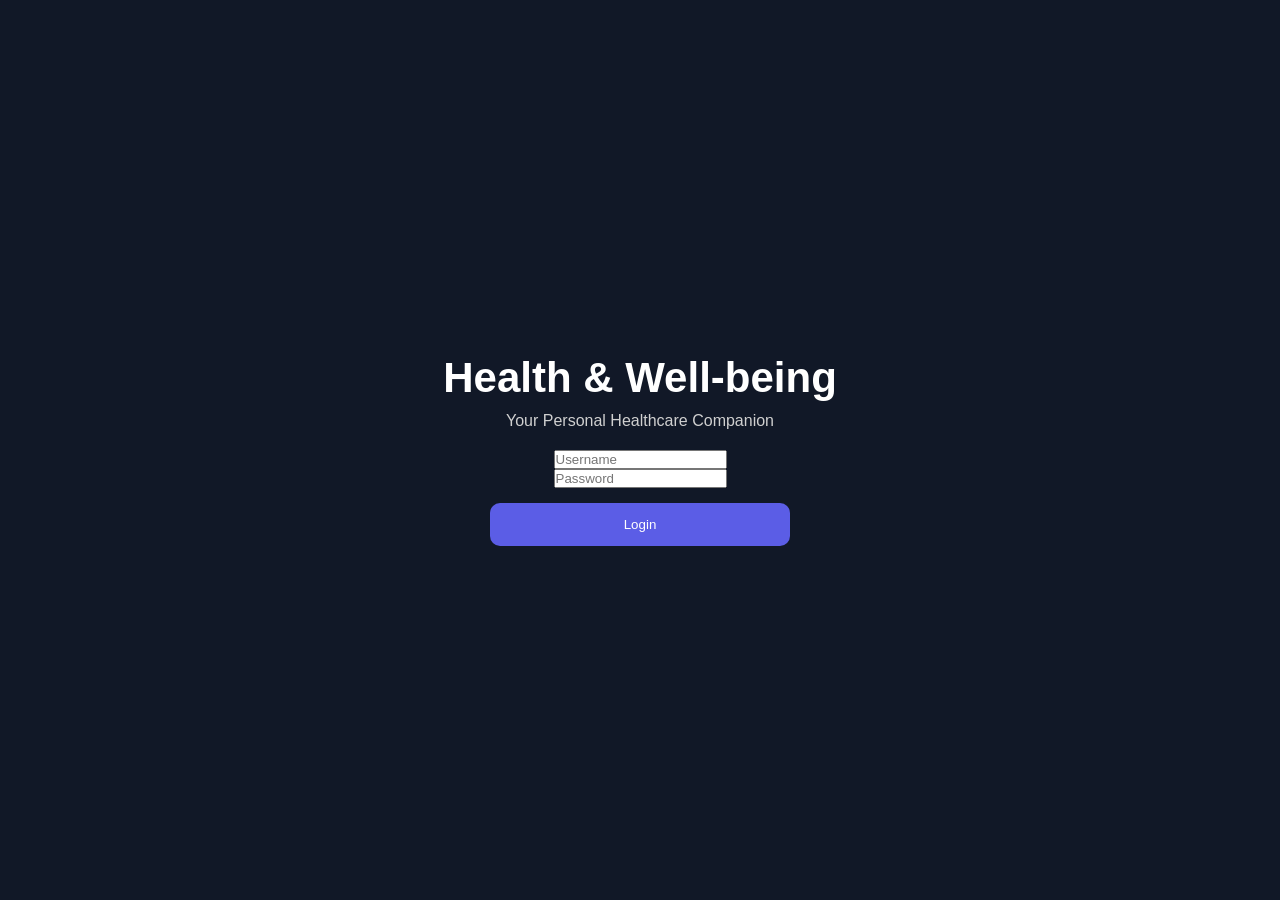
<file: index.html>
<!DOCTYPE html>
<html lang="en">

<head>

    <meta charset="UTF-8">
    <meta name="viewport" content="width=device-width, initial-scale=1.0">

    <title>Sleep Analytics Dashboard</title>

    <link rel="stylesheet" href="css/style.css">

</head>

<body>
<div id="loginScreen" class="home-screen">

    <h1>Health & Well-being</h1>
    <p>Your Personal Healthcare Companion</p>

    <input type="text" id="username" placeholder="Username">

    <input type="password" id="password" placeholder="Password">

    <button onclick="login()">Login</button>

</div>
<div id="appScreen" class="home-screen" style="display:none;">

    <h1>Welcome</h1>
    <p>Choose an Application</p>

    <!-- Sleep App -->
    <div class="app-card" onclick="showSleepInfo()">
        <div class="app-icon">🌙</div>

        <div class="app-info">
            <h2>Sleep Analytics Dashboard</h2>
            <p class="app-subtitle">
                Sleep Monitoring using phone and smartwatch on and off
            </p>
        </div>
    </div>

    <!-- Heart App -->
    <div class="app-card">
        <div class="app-icon">❤️</div>

        <div class="app-info">
            <h2>Heart Monitor</h2>
            <p class="app-subtitle">Coming Soon</p>
        </div>
    </div>

</div>

<div id="sleepInfoScreen" class="home-screen" style="display:none;">

    <div class="app-card">

        <div class="app-icon">🌙</div>

        <div class="app-info">
            <h2>Sleep Analytics Dashboard</h2>

            <p class="app-subtitle">
                Monitor and analyze sleep using phone and smartwatch.
            </p>

            <button onclick="openDashboard()">
                Open Dashboard
            </button>
        </div>

    </div>

</div>  
<div class="dashboard-container" style="display:none;">
    <header class="dashboard-header">

        <h1>Sleep States</h1>

        <p>Interactive Multi Device Sleep Monitoring System</p>

    </header>

    <div class="dashboard-grid">

        <!-- LEFT SIDE -->

        <div class="left-column">

    <!-- Hardware -->
    <div class="dashboard-card">

        <h3>Hardware Source</h3>

        <div class="device-selector-wrapper">

            <button id="phoneBtn" class="selector-btn active">
                📱 Phone
            </button>

            <button id="watchBtn" class="selector-btn">
                ⌚ Smart Watch
            </button>

        </div>

        <div class="status-bar">
            <span>Status</span>
            <span id="statusPill" class="connected">LOCAL</span>
        </div>

        <div id="scanArea" style="display:none;">

            <button id="scanBtn" class="primary-btn">
                Scan Devices
            </button>

        </div>

        <div id="deviceList" class="device-list" style="display:none;">

            <div class="device">
                <div>
                    <strong>Apple Watch Series 9</strong>
                    <small>Bluetooth Device</small>
                </div>

                <button class="connectBtn">
                    Connect
                </button>
            </div>

            <div class="device">
                <div>
                    <strong>Samsung Galaxy Watch 6</strong>
                    <small>Bluetooth Device</small>
                </div>

                <button class="connectBtn">
                    Connect
                </button>
            </div>

        </div>

    </div>

    <!-- Controls -->

            <!-- Controls -->

            <div class="dashboard-card">

                <h3>Sleep Controls</h3>

                <button
                    id="startBtn"
                    class="green-btn">

                    ▶ Start Tracking

                </button>

                <button
                    id="pauseBtn"
                    class="blue-btn">

                    ⏸ Pause

                </button>

                <button
                    id="stopBtn"
                    class="red-btn"
                    disabled>

                    ■ Stop

                </button>

                <button
                    id="resetBtn"
                    class="gray-btn">

                    ↺ Reset

                </button>

            </div>

            <!-- Sleep Information -->

            <div class="dashboard-card">

                <h3>Sleep Information</h3>

                <div class="info">

                    <span>Sleep Started</span>

                    <strong id="sleepTimeOutput">--:--</strong>

                </div>

                <div class="info">

                    <span>Wake Time</span>

                    <strong id="wakeTimeOutput">--:--</strong>

                </div>

                <div class="info">

                    <span>Total Duration</span>

                    <strong id="durationOutput">0 Hours</strong>

                </div>

            </div>

        </div>

        <!-- RIGHT SIDE -->

        <div class="right-column">

            <!-- Circle -->

            <div class="dashboard-card">

                <h3>Sleep Score</h3>

                <div class="circle">

                    <div id="centerHoursVal">

                        0h

                    </div>

                </div>

            </div>

            <!-- Statistics -->

            <div class="dashboard-card">

                <h3>Statistics</h3>

                <div class="stats-grid">

                    <div class="stat-box">

                        <span>Heart Rate</span>

                        <strong id="heartRate">
                            72 bpm
                        </strong>

                    </div>

                    <div class="stat-box">

                        <span>Respiration</span>

                        <strong id="respRate">
                            16 rpm
                        </strong>

                    </div>

                    <div class="stat-box">

                        <span>Deep Sleep</span>

                        <strong id="deepSleep">
                            0 h
                        </strong>

                    </div>

                    <div class="stat-box">

                        <span>Light Sleep</span>

                        <strong id="lightSleep">
                            0 h
                        </strong>

                    </div>

                    <div class="stat-box">

                        <span>REM</span>

                        <strong id="remSleep">
                            0 h
                        </strong>

                    </div>

                    <div class="stat-box">

                        <span>Awake</span>

                        <strong id="awakeSleep">
                            0 h
                        </strong>

                    </div>

                </div>

            </div>

            <!-- Log -->

            <div class="dashboard-card">

                <h3>Activity Log</h3>

                <div id="logArea">

                    Dashboard Ready...

                </div>

            </div>

        </div>

    </div>

</div>

<script src="js/script.js"></script>

</body>

</html>
</file>
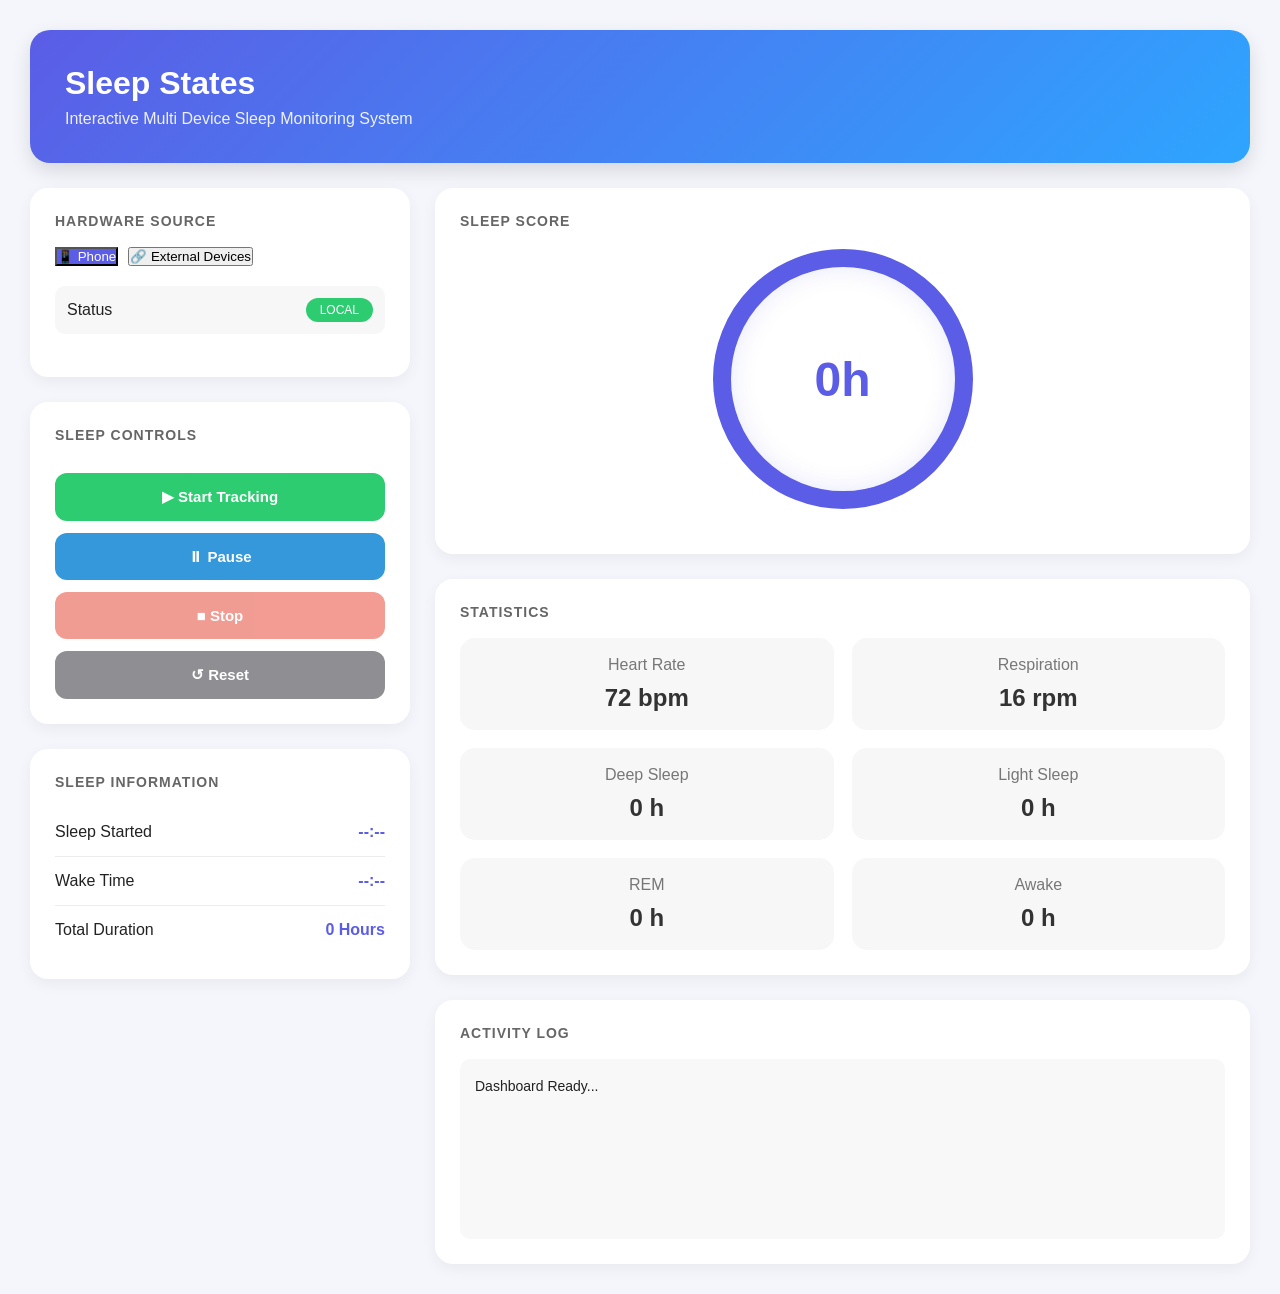
<file: dashboard.html>
<!DOCTYPE html>
<html lang="en">

<head>

<meta charset="UTF-8">
<meta name="viewport" content="width=device-width, initial-scale=1.0">

<title>Dashboard</title>

<link rel="stylesheet" href="css/style.css">

</head>

<body>

<!-- Paste the dashboard-container here -->


<div class="dashboard-container">
<header class="dashboard-header">

        <h1>Sleep States</h1>

        <p>Interactive Multi Device Sleep Monitoring System</p>

    </header>

    <div class="dashboard-grid">

        <!-- LEFT SIDE -->

        <div class="left-column">

    <!-- Hardware -->
    <div class="dashboard-card">

        <h3>Hardware Source</h3>

        <div class="device-selector-wrapper">

           <button id="phoneBtn" class="active">📱 Phone
           </button>

<button id="externalBtn">🔗 External Devices
</button>
        </div>

        <div class="status-bar">
            <span>Status</span>
            <span id="statusPill" class="connected">LOCAL</span>
        </div>

        <div id="scanArea" style="display:none;">

            <button id="scanBtn" class="primary-btn">
                Scan Devices
            </button>

        </div>
<div id="deviceList" class="device-list" style="display:none;">

    <div class="device">
        <div>
            <strong>⌚ Apple Watch Series 9</strong>
            <small>Smart Watch</small>
        </div>
        <button class="connectBtn">Connect</button>
    </div>

    <div class="device">
        <div>
            <strong>⌚ Samsung Galaxy Watch 6</strong>
            <small>Smart Watch</small>
        </div>
        <button class="connectBtn">Connect</button>
    </div>

    <div class="device">
        <div>
            <strong>⌚ Fitbit Sense 2</strong>
            <small>Fitness Tracker</small>
        </div>
        <button class="connectBtn">Connect</button>
    </div>

    <div class="device">
        <div>
            <strong>⌚ Xiaomi Smart Band 8</strong>
            <small>Fitness Band</small>
        </div>
        <button class="connectBtn">Connect</button>
    </div>

    <div class="device">
        <div>
            <strong>❤️ Bluetooth Heart Rate Sensor</strong>
            <small>Health Sensor</small>
        </div>
        <button class="connectBtn">Connect</button>
    </div>

</div>
  </div>

    <!-- Controls -->

            <!-- Controls -->

            <div class="dashboard-card">

                <h3>Sleep Controls</h3>

                <button
                    id="startBtn"
                    class="green-btn">

                    ▶ Start Tracking

                </button>

                <button
                    id="pauseBtn"
                    class="blue-btn">

                    ⏸ Pause

                </button>

                <button
                    id="stopBtn"
                    class="red-btn"
                    disabled>

                    ■ Stop

                </button>

                <button
                    id="resetBtn"
                    class="gray-btn">

                    ↺ Reset

                </button>

            </div>

            <!-- Sleep Information -->

            <div class="dashboard-card">

                <h3>Sleep Information</h3>

                <div class="info">

                    <span>Sleep Started</span>

                    <strong id="sleepTimeOutput">--:--</strong>

                </div>

                <div class="info">

                    <span>Wake Time</span>

                    <strong id="wakeTimeOutput">--:--</strong>

                </div>

                <div class="info">

                    <span>Total Duration</span>

                    <strong id="durationOutput">0 Hours</strong>

                </div>

            </div>

        </div>

        <!-- RIGHT SIDE -->

        <div class="right-column">

            <!-- Circle -->

            <div class="dashboard-card">

                <h3>Sleep Score</h3>

                <div class="circle">

                    <div id="centerHoursVal">

                        0h

                    </div>

                </div>

            </div>

            <!-- Statistics -->

            <div class="dashboard-card">

                <h3>Statistics</h3>

                <div class="stats-grid">

                    <div class="stat-box">

                        <span>Heart Rate</span>

                        <strong id="heartRate">
                            72 bpm
                        </strong>

                    </div>

                    <div class="stat-box">

                        <span>Respiration</span>

                        <strong id="respRate">
                            16 rpm
                        </strong>

                    </div>

                    <div class="stat-box">

                        <span>Deep Sleep</span>

                        <strong id="deepSleep">
                            0 h
                        </strong>

                    </div>

                    <div class="stat-box">

                        <span>Light Sleep</span>

                        <strong id="lightSleep">
                            0 h
                        </strong>

                    </div>

                    <div class="stat-box">

                        <span>REM</span>

                        <strong id="remSleep">
                            0 h
                        </strong>

                    </div>

                    <div class="stat-box">

                        <span>Awake</span>

                        <strong id="awakeSleep">
                            0 h
                        </strong>

                    </div>

                </div>

            </div>

            <!-- Log -->

            <div class="dashboard-card">

                <h3>Activity Log</h3>

                <div id="logArea">

                    Dashboard Ready...

                </div>

            </div>

        </div>

    </div>

</div>
<script src="js/script.js"></script>
</body>
</html>
</file>
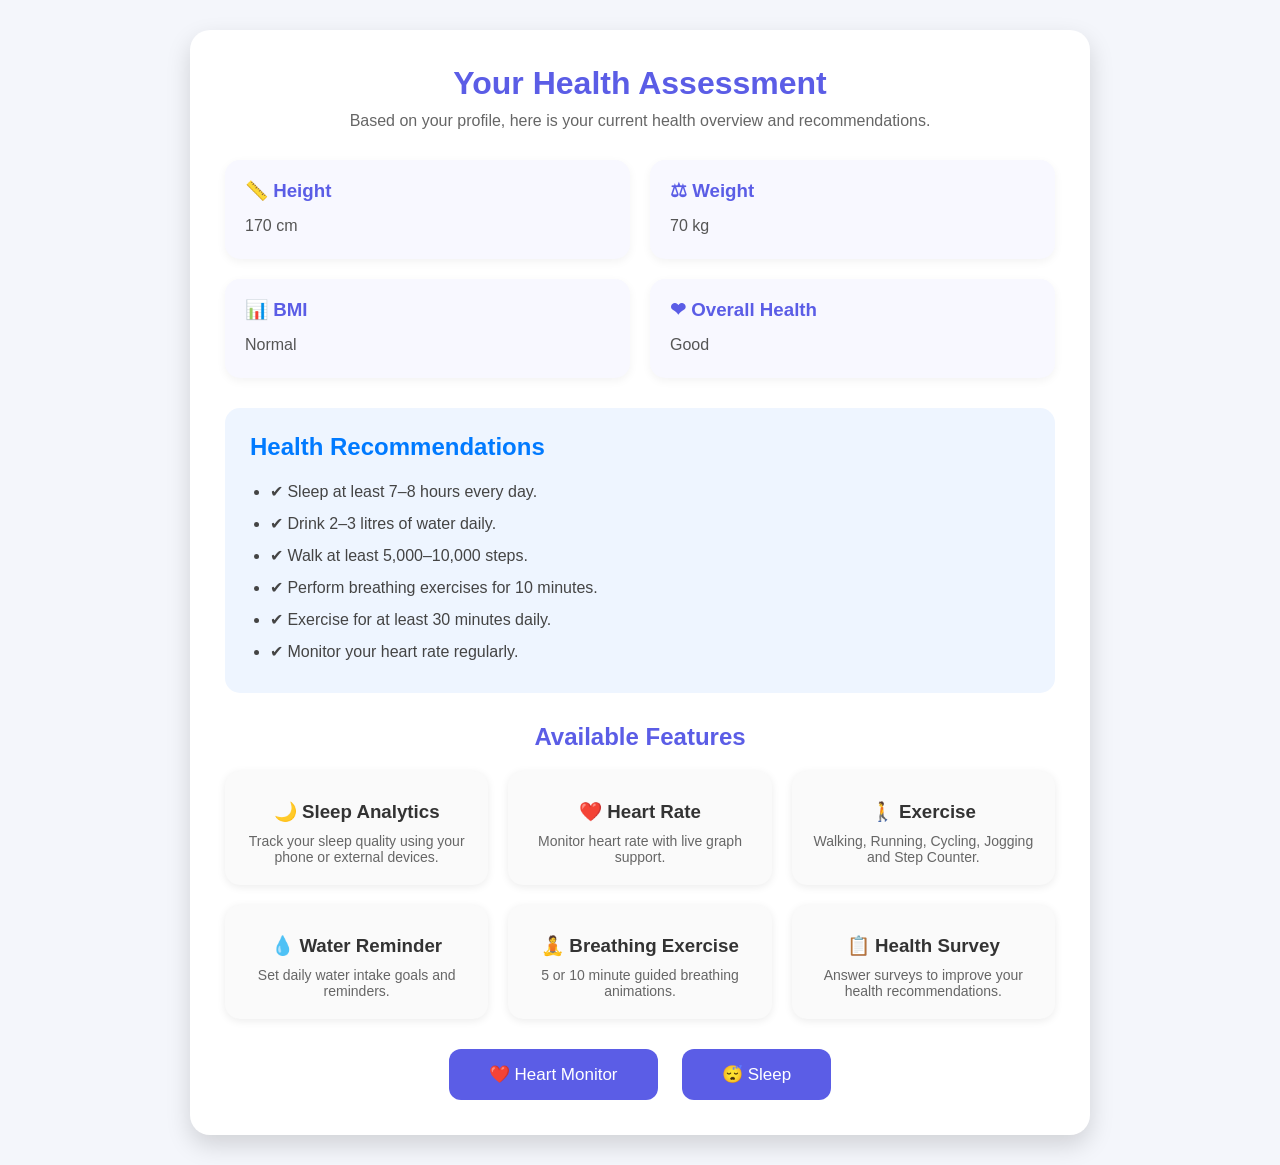
<file: health-default.html>
<!DOCTYPE html>
<html lang="en">
<head>
<meta charset="UTF-8">
<meta name="viewport" content="width=device-width, initial-scale=1.0">

<title>Health Default Report</title>

<style>

*{
margin:0;
padding:0;
box-sizing:border-box;
font-family:"Segoe UI",Arial,sans-serif;
}

body{
background:#f4f6fb;
display:flex;
justify-content:center;
align-items:center;
min-height:100vh;
padding:30px;
}

.container{
width:900px;
background:white;
border-radius:20px;
padding:35px;
box-shadow:0 10px 25px rgba(0,0,0,.15);
}

.header{
text-align:center;
margin-bottom:30px;
}

.header h1{
color:#5b5de6;
margin-bottom:10px;
}

.header p{
color:#666;
}

.summary{
display:grid;
grid-template-columns:repeat(2,1fr);
gap:20px;
margin-bottom:30px;
}

.card{
background:#f8f8ff;
padding:20px;
border-radius:15px;
box-shadow:0 3px 10px rgba(0,0,0,.05);
}

.card h3{
margin-bottom:10px;
color:#5b5de6;
}

.card p{
color:#555;
line-height:1.7;
}

.recommendation{
background:#eef5ff;
padding:25px;
border-radius:15px;
margin-bottom:30px;
}

.recommendation h2{
color:#007aff;
margin-bottom:15px;
}

.recommendation ul{
padding-left:20px;
line-height:2;
color:#444;
}

.features{
display:grid;
grid-template-columns:repeat(3,1fr);
gap:20px;
margin-bottom:30px;
}

.feature{
background:#fafafa;
padding:20px;
border-radius:15px;
text-align:center;
box-shadow:0 2px 8px rgba(0,0,0,.08);
}

.feature h3{
margin:10px 0;
color:#333;
}

.feature p{
font-size:14px;
color:#666;
}

.button-area{
text-align:center;
}

button{
background:#5b5de6;
color:white;
border:none;
padding:15px 40px;
font-size:17px;
border-radius:12px;
cursor:pointer;
transition:.3s;
}

button:hover{
background:#4447d9;
}

@media(max-width:800px){

.summary,
.features{
grid-template-columns:1fr;
}

.container{
width:100%;
}

}

</style>

</head>

<body>

<div class="container">

<div class="header">

<h1>Your Health Assessment</h1>

<p>
Based on your profile, here is your current health overview and recommendations.
</p>

</div>

<div class="summary">

<div class="card">
<h3>📏 Height</h3>
<p id="heightValue">170 cm</p>
</div>

<div class="card">
<h3>⚖ Weight</h3>
<p id="weightValue">70 kg</p>
</div>

<div class="card">
<h3>📊 BMI</h3>
<p id="bmiValue">Normal</p>
</div>

<div class="card">
<h3>❤ Overall Health</h3>
<p id="healthValue">Good</p>
</div>
</div>

<div class="recommendation">

<h2>Health Recommendations</h2>

<ul>

<li>✔ Sleep at least 7–8 hours every day.</li>

<li>✔ Drink 2–3 litres of water daily.</li>

<li>✔ Walk at least 5,000–10,000 steps.</li>

<li>✔ Perform breathing exercises for 10 minutes.</li>

<li>✔ Exercise for at least 30 minutes daily.</li>

<li>✔ Monitor your heart rate regularly.</li>

</ul>

</div>

<h2 style="text-align:center;margin-bottom:20px;color:#5b5de6;">
Available Features
</h2>

<div class="features">

<div class="feature">

<h3>🌙 Sleep Analytics</h3>

<p>
Track your sleep quality using your phone or external devices.
</p>

</div>

<div class="feature">

<h3>❤️ Heart Rate</h3>

<p>
Monitor heart rate with live graph support.
</p>

</div>

<div class="feature">

<h3>🚶 Exercise</h3>

<p>
Walking, Running, Cycling, Jogging and Step Counter.
</p>

</div>

<div class="feature">

<h3>💧 Water Reminder</h3>

<p>
Set daily water intake goals and reminders.
</p>

</div>

<div class="feature">

<h3>🧘 Breathing Exercise</h3>

<p>
5 or 10 minute guided breathing animations.
</p>

</div>

<div class="feature">

<h3>📋 Health Survey</h3>

<p>
Answer surveys to improve your health recommendations.
</p>

</div>

</div>

<div class="button-area">

<button onclick="window.location.href='heart-dashboard.html'">
❤️ Heart Monitor
</button>

<button onclick="window.location.href='dashboard.html'" style="margin-left:20px;">
😴 Sleep
</button>

</div>
</div>
<script>

function openDashboard(){

    sessionStorage.setItem("openDashboard","true");

    window.location.href="dashboard.html";

}
</script>

</body>
</html>
</file>
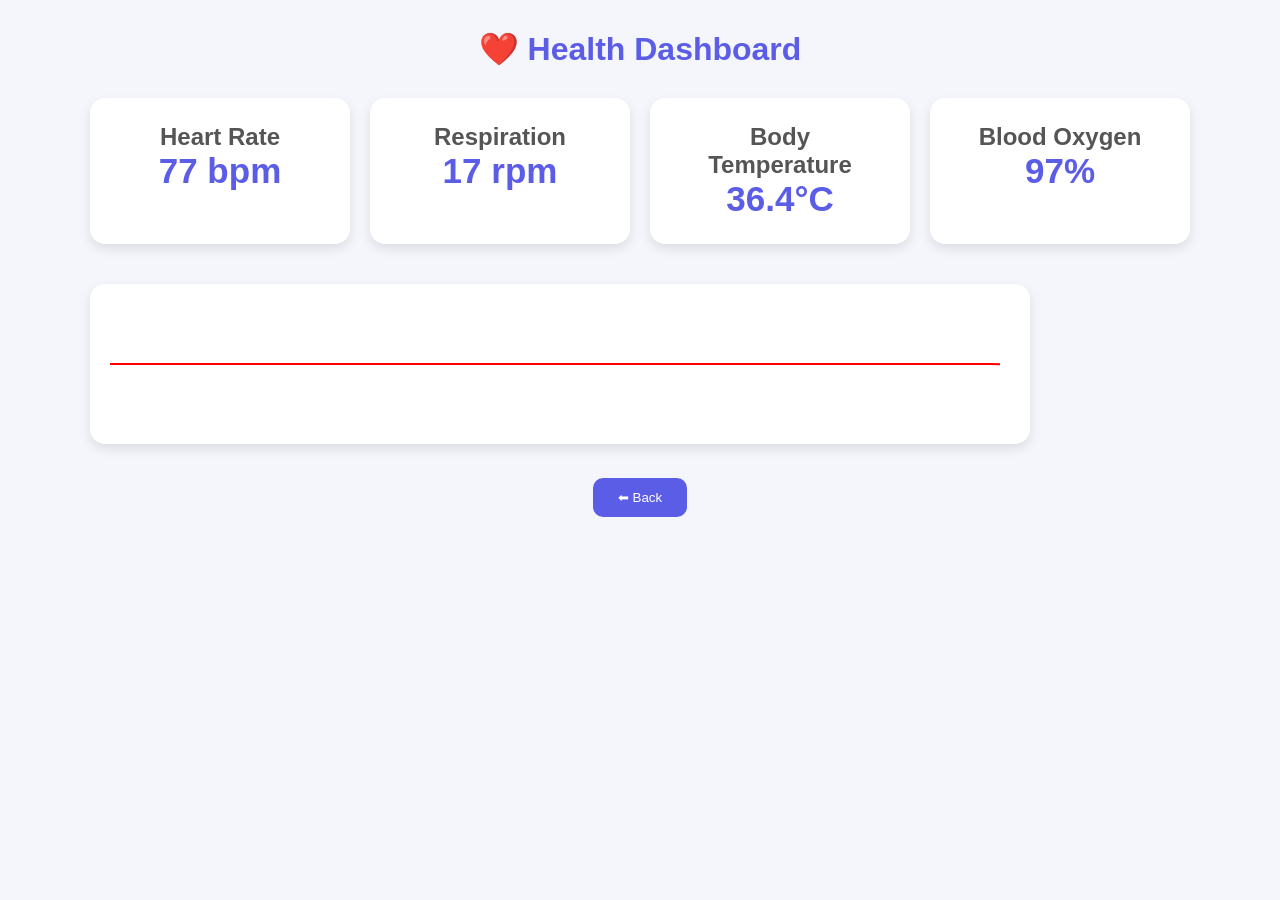
<file: heart-dashboard.html>
<!DOCTYPE html>
<html lang="en">
<head>
<meta charset="UTF-8">
<meta name="viewport" content="width=device-width, initial-scale=1.0">
<title>Health Dashboard</title>

<link rel="stylesheet" href="css/style.css">

<style>
body{
    background:#f4f6fb;
    font-family:Segoe UI,Arial,sans-serif;
    margin:0;
    padding:30px;
}

.container{
    max-width:1100px;
    margin:auto;
}

h1{
    text-align:center;
    color:#5b5de6;
}

.cards{
    display:grid;
    grid-template-columns:repeat(auto-fit,minmax(220px,1fr));
    gap:20px;
    margin-top:30px;
}

.card{
    background:white;
    border-radius:15px;
    padding:25px;
    text-align:center;
    box-shadow:0 5px 12px rgba(0,0,0,.1);
}

.card h2{
    color:#555;
}

.value{
    font-size:35px;
    color:#5b5de6;
    font-weight:bold;
}

canvas{
    margin-top:40px;
    background:white;
    border-radius:15px;
    padding:20px;
    box-shadow:0 5px 12px rgba(0,0,0,.1);
}

button{
    margin-top:30px;
    padding:12px 25px;
    border:none;
    border-radius:10px;
    background:#5b5de6;
    color:white;
    cursor:pointer;
}
</style>

</head>

<body>

<div class="container">

<h1>❤️ Health Dashboard</h1>

<div class="cards">

<div class="card">
<h2>Heart Rate</h2>
<div class="value" id="heartRate">72 bpm</div>
</div>

<div class="card">
<h2>Respiration</h2>
<div class="value" id="respRate">16 rpm</div>
</div>

<div class="card">
<h2>Body Temperature</h2>
<div class="value" id="temp">36.8°C</div>
</div>

<div class="card">
<h2>Blood Oxygen</h2>
<div class="value" id="spo2">98%</div>
</div>

</div>

<canvas id="heartChart" height="120"></canvas>

<center>
<button onclick="window.location.href='health-default.html'">
⬅ Back
</button>
</center>

</div>

<script>
const canvas=document.getElementById("heartChart");
const ctx=canvas.getContext("2d");

canvas.width=900;

let points=[];

for(let i=0;i<90;i++){
    points.push(60);
}

function draw(){

    ctx.clearRect(0,0,canvas.width,canvas.height);

    ctx.beginPath();

    ctx.strokeStyle="red";

    ctx.lineWidth=2;

    for(let i=0;i<points.length;i++){

        let x=i*10;
        let y=points[i];

        if(i==0)
            ctx.moveTo(x,y);
        else
            ctx.lineTo(x,y);
    }

    ctx.stroke();
}

setInterval(function(){

    points.shift();

    let value=60+Math.random()*10;

    if(Math.random()>0.90){
        value=20;
    }

    points.push(value);

    draw();

    document.getElementById("heartRate").innerHTML=
    (65+Math.floor(Math.random()*15))+" bpm";

    document.getElementById("respRate").innerHTML=
    (12+Math.floor(Math.random()*6))+" rpm";

    document.getElementById("temp").innerHTML=
    (36+Math.random()).toFixed(1)+"°C";

    document.getElementById("spo2").innerHTML=
    (96+Math.floor(Math.random()*4))+"%";

},500);
</script>

</body>
</html>
</file>
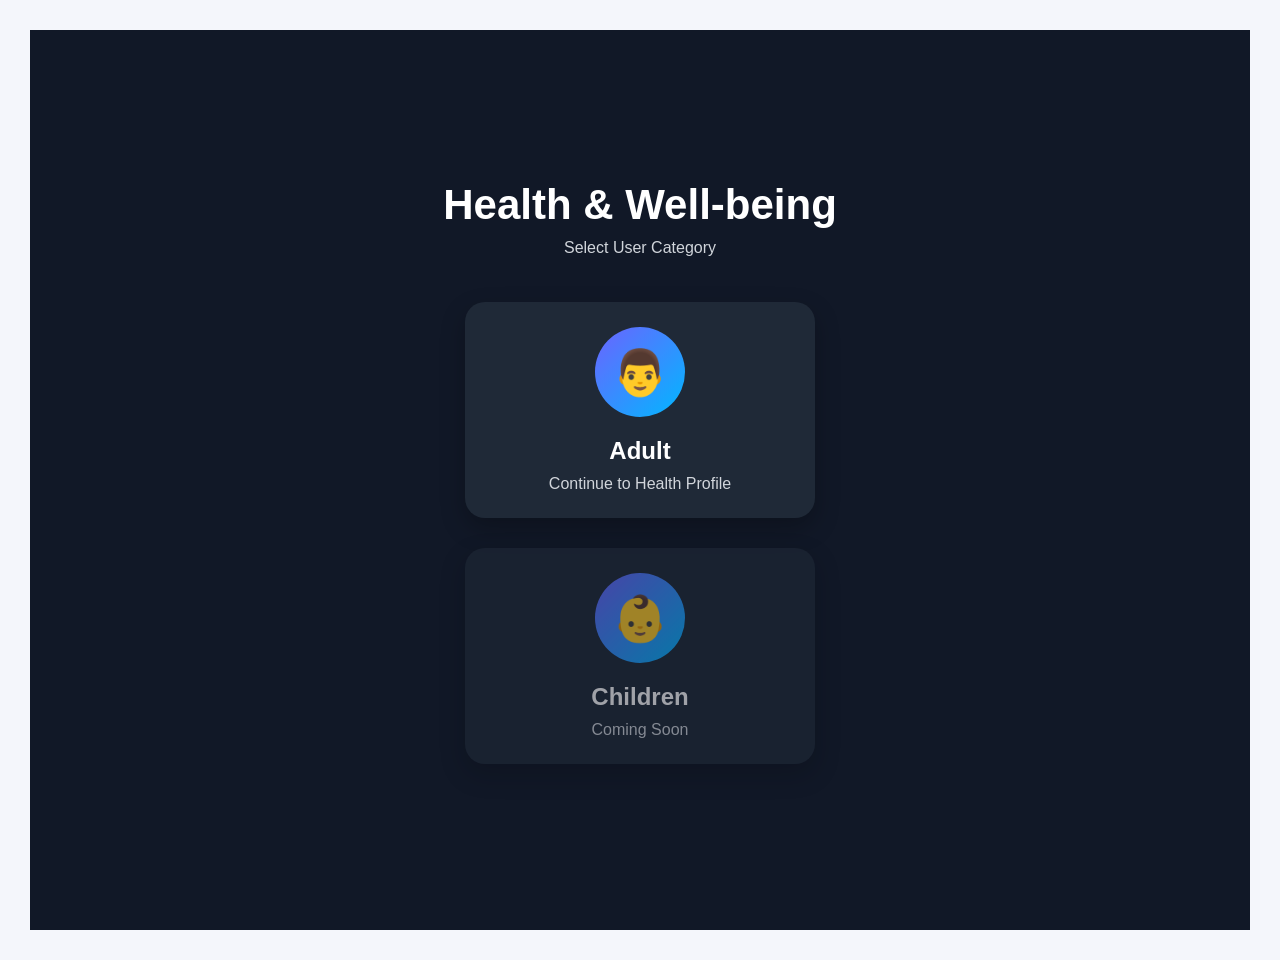
<file: user-selection.html>
<!DOCTYPE html>
<html lang="en">
<head>
    <meta charset="UTF-8">
    <meta name="viewport" content="width=device-width, initial-scale=1.0">
    <title>Select User</title>

    <link rel="stylesheet" href="css/style.css">
</head>

<body>

<div class="selection-screen">

    <h1>Health & Well-being</h1>
    <p>Select User Category</p>

   <div class="user-card" onclick="selectUser('adult')">
        <div class="user-icon">👨</div>

        <h2>Adult</h2>

        <p>Continue to Health Profile</p>

    </div>

    <div class="user-card disabled">

        <div class="user-icon">👶</div>

        <h2>Children</h2>

        <p>Coming Soon</p>

    </div>

</div>
<script src="js/script.js"></script>

</body>
</html>
</file>
<file: css/style.css>
*{
    margin:0;
    padding:0;
    box-sizing:border-box;
    font-family:"Segoe UI",Arial,sans-serif;
}

body{
    background:#f4f6fb;
    color:#222;
    padding:30px;
}

.dashboard-container{
    max-width:1400px;
    margin:auto;
}

.dashboard-header{
    background:linear-gradient(135deg,#5b5de6,#2ea5ff);
    color:white;
    padding:35px;
    border-radius:20px;
    margin-bottom:25px;
    box-shadow:0 8px 20px rgba(0,0,0,.12);
}

.dashboard-header h1{
    font-size:32px;
    margin-bottom:8px;
}

.dashboard-header p{
    opacity:.9;
}

.dashboard-grid{
    display:grid;
    grid-template-columns:380px 1fr;
    gap:25px;
}

.left-column,
.right-column{
    display:flex;
    flex-direction:column;
    gap:25px;
}

.dashboard-card{
    background:white;
    border-radius:18px;
    padding:25px;
    box-shadow:0 5px 15px rgba(0,0,0,.05);
}

.dashboard-card h3{
    margin-bottom:18px;
    font-size:14px;
    color:#666;
    text-transform:uppercase;
    letter-spacing:1px;
}

/* Device Buttons */

.device-selector-wrapper{
    display:flex;
    gap:10px;
    margin-bottom:20px;
}

.selector-btn{
    flex:1;
    padding:14px;
    border:none;
    border-radius:10px;
    background:#ececec;
    cursor:pointer;
    font-weight:600;
    transition:.3s;
}

.selector-btn:hover{
    background:#d9d9d9;
}

.selector-btn.active{
    background:#5b5de6;
    color:white;
}

.selector-btn{
    transition:0.3s;
}

.active{
    background:#5b5de6 !important;
    color:white !important;
}

.status-bar{
    display:flex;
    justify-content:space-between;
    align-items:center;
    background:#f7f7f7;
    padding:12px;
    border-radius:10px;
    margin-bottom:18px;
}

.connected{
    background:#2ecc71;
    color:white;
    padding:5px 14px;
    border-radius:20px;
    font-size:12px;
}

.disconnected{
    background:#e74c3c;
    color:white;
    padding:5px 14px;
    border-radius:20px;
    font-size:12px;
}

/* Buttons */

button{
    cursor:pointer;
    transition:.3s;
}

.primary-btn,
.green-btn,
.red-btn,
.blue-btn,
.gray-btn{
    width:100%;
    border:none;
    color:white;
    padding:15px;
    margin-top:12px;
    border-radius:12px;
    font-size:15px;
    font-weight:600;
}

.primary-btn{
    background:#007aff;
}

.green-btn{
    background:#2ecc71;
}

.red-btn{
    background:#e74c3c;
}

.blue-btn{
    background:#3498db;
}

.gray-btn{
    background:#8e8e93;
}

button:hover{
    transform:translateY(-2px);
}

button:disabled{
    opacity:.55;
    cursor:not-allowed;
}

/* Devices */

.device-list{
    margin-top:20px;
}

.device{
    display:flex;
    justify-content:space-between;
    align-items:center;
    background:#f7f7f7;
    padding:15px;
    margin-bottom:12px;
    border-radius:12px;
}

.device small{
    display:block;
    color:#888;
    margin-top:4px;
}

.connectBtn{
    background:#007aff;
    color:white;
    border:none;
    padding:10px 18px;
    border-radius:10px;
}

/* Sleep Info */

.info{
    display:flex;
    justify-content:space-between;
    padding:15px 0;
    border-bottom:1px solid #ececec;
}

.info:last-child{
    border:none;
}

.info strong{
    color:#5b5de6;
}

/* Circle */

.circle{
    width:260px;
    height:260px;
    margin:20px auto;
    border-radius:50%;
    border:18px solid #5b5de6;
    display:flex;
    align-items:center;
    justify-content:center;
    background:white;
    box-shadow:inset 0 0 25px rgba(91,93,230,.15);
}

#centerHoursVal{
    font-size:48px;
    font-weight:700;
    color:#5b5de6;
}

/* Statistics */

.stats-grid{
    display:grid;
    grid-template-columns:repeat(2,1fr);
    gap:18px;
}

.stat-box{
    background:#f7f7f7;
    border-radius:15px;
    padding:18px;
    text-align:center;
}

.stat-box span{
    display:block;
    color:#777;
    margin-bottom:10px;
}

.stat-box strong{
    font-size:24px;
    color:#333;
}

/* Log */

#logArea{
    height:180px;
    overflow-y:auto;
    background:#f8f8f8;
    padding:15px;
    border-radius:10px;
    line-height:1.8;
    font-size:14px;
}

/* Scrollbar */

#logArea::-webkit-scrollbar{
    width:8px;
}

#logArea::-webkit-scrollbar-thumb{
    background:#5b5de6;
    border-radius:10px;
}

/* Responsive */

@media(max-width:1100px){

.dashboard-grid{
    grid-template-columns:1fr;
}

.circle{
    width:220px;
    height:220px;
}

}

@media(max-width:650px){

body{
    padding:15px;
}

.dashboard-header{
    padding:25px;
}

.dashboard-header h1{
    font-size:24px;
}

.stats-grid{
    grid-template-columns:1fr;
}

.device-selector-wrapper{
    flex-direction:column;
}

.circle{
    width:180px;
    height:180px;
}

#centerHoursVal{
    font-size:36px;
}
}

/* Hide dashboard initially */
.dashboard-container{
    width:100%;
    display:flex;
    flex-direction:column;
}
/* Home Screen */
.home-screen{
    position:fixed;
    top:0;
    left:0;
    width:100%;
    height:100%;
    background:#111827;
    display:flex;
    flex-direction:column;
    justify-content:center;
    align-items:center;
}

.home-screen h1{
    color:white;
    font-size:42px;
    margin-bottom:10px;
}

.home-screen p{
    color:#cccccc;
    margin-bottom:35px;
}



.app-info{
    flex:1;
}

.app-info h2{
    color:white;
    font-size:22px;
    margin-bottom:8px;
}
.app-info p{
    color:#666;
    margin-bottom:20px;
    line-height:1.6;
}

.app-info button{
    background:#5b5de6;
    color:white;
    border:none;
    padding:14px 28px;
    border-radius:10px;
    cursor:pointer;
    font-size:16px;
}

.app-info button:hover{
    background:#4447d9;
}

.login-card{
    width:380px;
    background:white;
    padding:35px;
    border-radius:20px;
    box-shadow:0 10px 25px rgba(0,0,0,.15);
    text-align:center;
}

.login-card h1{
    color:#5b5de6;
    margin-bottom:10px;
}

.login-card p{
    margin-bottom:20px;
    color:#666;
}

.login-card input{
    width:100%;
    padding:14px;
    margin:10px 0;
    border:1px solid #ddd;
    border-radius:10px;
    font-size:16px;
}

.login-card button{
    width:100%;
    padding:14px;
    margin-top:15px;
    background:#5b5de6;
    color:white;
    border:none;
    border-radius:10px;
    font-size:16px;
}

#loginMessage{
    margin-top:15px;
    font-weight:bold;
}
.home-screen button{

    width:300px;

    padding:14px;

    margin-top:15px;

    border:none;

    border-radius:10px;

    background:#5b5de6;

    color:white;

    cursor:pointer;

}

.app-subtitle{
    font-size:13px;
    color:#666;
    margin:8px 0 15px 0;
    text-align:center;
}


.home-screen h1{

    font-size:42px;

    margin-bottom:10px;

}

.home-screen p{

    color:#d0d0d0;

    margin-bottom:20px;

}

.home-screen button:hover{

    background:#4b4dcf;

}
.app-card{
    width:500px;
    background:#1f2937;
    border-radius:22px;
    padding:25px;
    text-align:center;
    box-shadow:0 10px 25px rgba(0,0,0,.2);
    margin-top:25px;
}

.app-icon{
    width:90px;
    height:90px;
    margin:0 auto 15px;
    border-radius:20px;
    background:linear-gradient(135deg,#6C63FF,#00B8FF);
    display:flex;
    justify-content:center;
    align-items:center;
    font-size:45px;
}

.app-info h2{
    font-size:22px;
    color:white;
    margin-bottom:8px;
}
.app-card h2{
    color:white !important;
}

.app-card p{
    color:#d1d5db !important;
}

.app-info p{
    font-size:13px;
    color:#d1d5db;
    line-height:1.5;
    margin-bottom:15px;
}
.app-info button{
    width:auto;
    padding:10px 25px;
    background:#5b5de6;
    color:#fff;
    border:none;
    border-radius:10px;
    cursor:pointer;
}
/* Hover effect for app cards */
.app-card{
    transition: transform 0.3s ease, box-shadow 0.3s ease;
}

.app-card:hover{
    transform: translateY(-5px);
    box-shadow: 0 15px 35px rgba(0,0,0,0.3);
    cursor: pointer;
}/* ===========================
   USER SELECTION PAGE
=========================== */

.selection-screen{
    min-height:100vh;
    background:#111827;
    display:flex;
    flex-direction:column;
    justify-content:center;
    align-items:center;
    padding:30px;
}

.selection-screen h1{
    color:white;
    font-size:42px;
    margin-bottom:10px;
}

.selection-screen p{
    color:#d1d5db;
    margin-bottom:30px;
}

.user-card{
    width:350px;
    background:#1f2937;
    border-radius:20px;
    padding:25px;
    margin:15px;
    text-align:center;
    cursor:pointer;
    transition:.3s;
    box-shadow:0 10px 25px rgba(0,0,0,.25);
}

.user-card:hover{
    transform:translateY(-6px);
    background:#2d3748;
}

.user-icon{
    width:90px;
    height:90px;
    margin:auto;
    border-radius:50%;
    background:linear-gradient(135deg,#6C63FF,#00B8FF);
    display:flex;
    justify-content:center;
    align-items:center;
    font-size:45px;
    margin-bottom:20px;
}

.user-card h2{
    color:white;
    margin-bottom:10px;
}

.user-card p{
    color:#d1d5db;
    margin:0;
}

.disabled{
    opacity:.6;
    cursor:not-allowed;
}

.disabled:hover{
    transform:none;
    background:#1f2937;
}
/* ================= PROFILE PAGE ================= */

.profile-container{
    max-width:700px;
    margin:40px auto;
    background:white;
    padding:35px;
    border-radius:20px;
    box-shadow:0 10px 25px rgba(0,0,0,.12);
}

.profile-container h1{
    color:#5b5de6;
    text-align:center;
    margin-bottom:10px;
}

.profile-container p{
    text-align:center;
    color:#666;
    margin-bottom:30px;
}

.photo-section{
    text-align:center;
    margin-bottom:30px;
}

.profile-photo{
    width:140px;
    height:140px;
    border-radius:50%;
    object-fit:cover;
    border:4px solid #5b5de6;
    margin-bottom:15px;
}

.form-group{
    margin-bottom:18px;
}

.form-group label{
    display:block;
    margin-bottom:8px;
    font-weight:600;
}

.form-group input,
.form-group select,
.form-group textarea{
    width:100%;
    padding:14px;
    border:1px solid #ddd;
    border-radius:10px;
    font-size:15px;
}

.form-group textarea{
    resize:vertical;
    min-height:80px;
}
</file>
